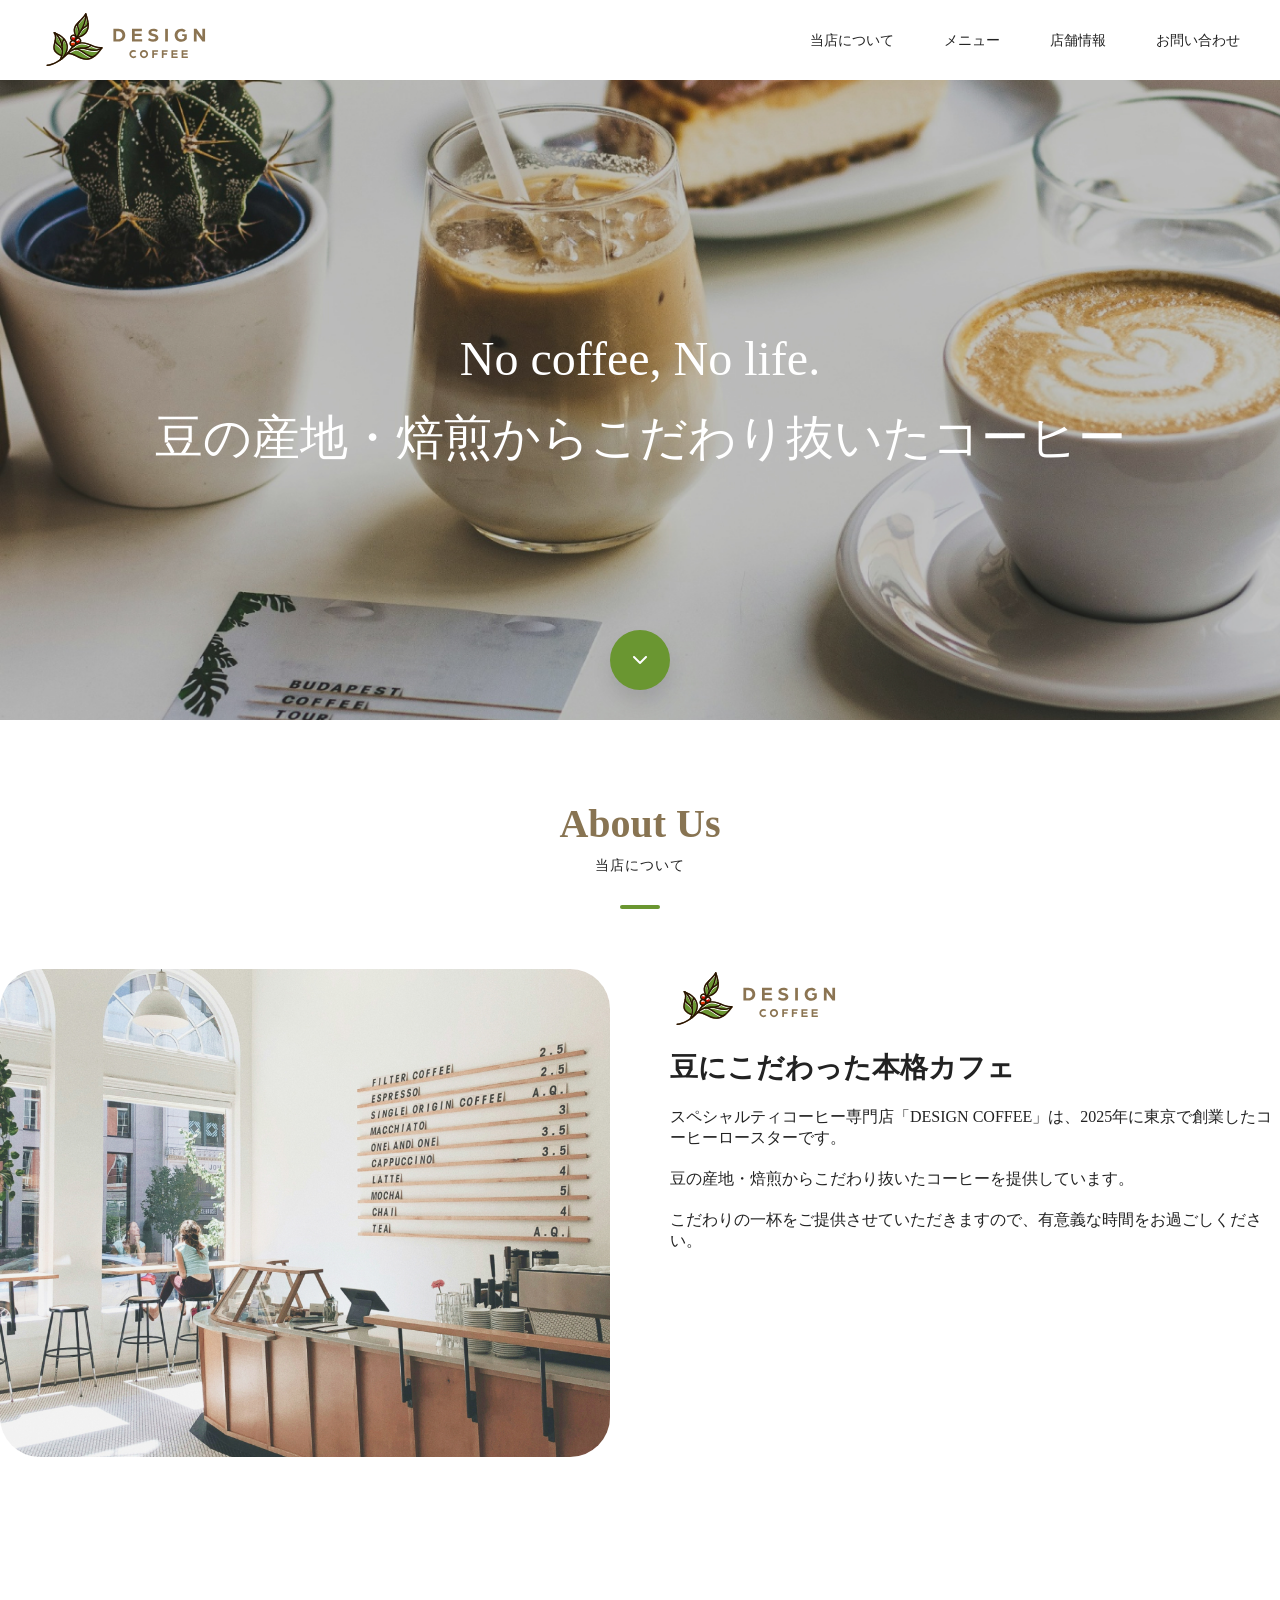
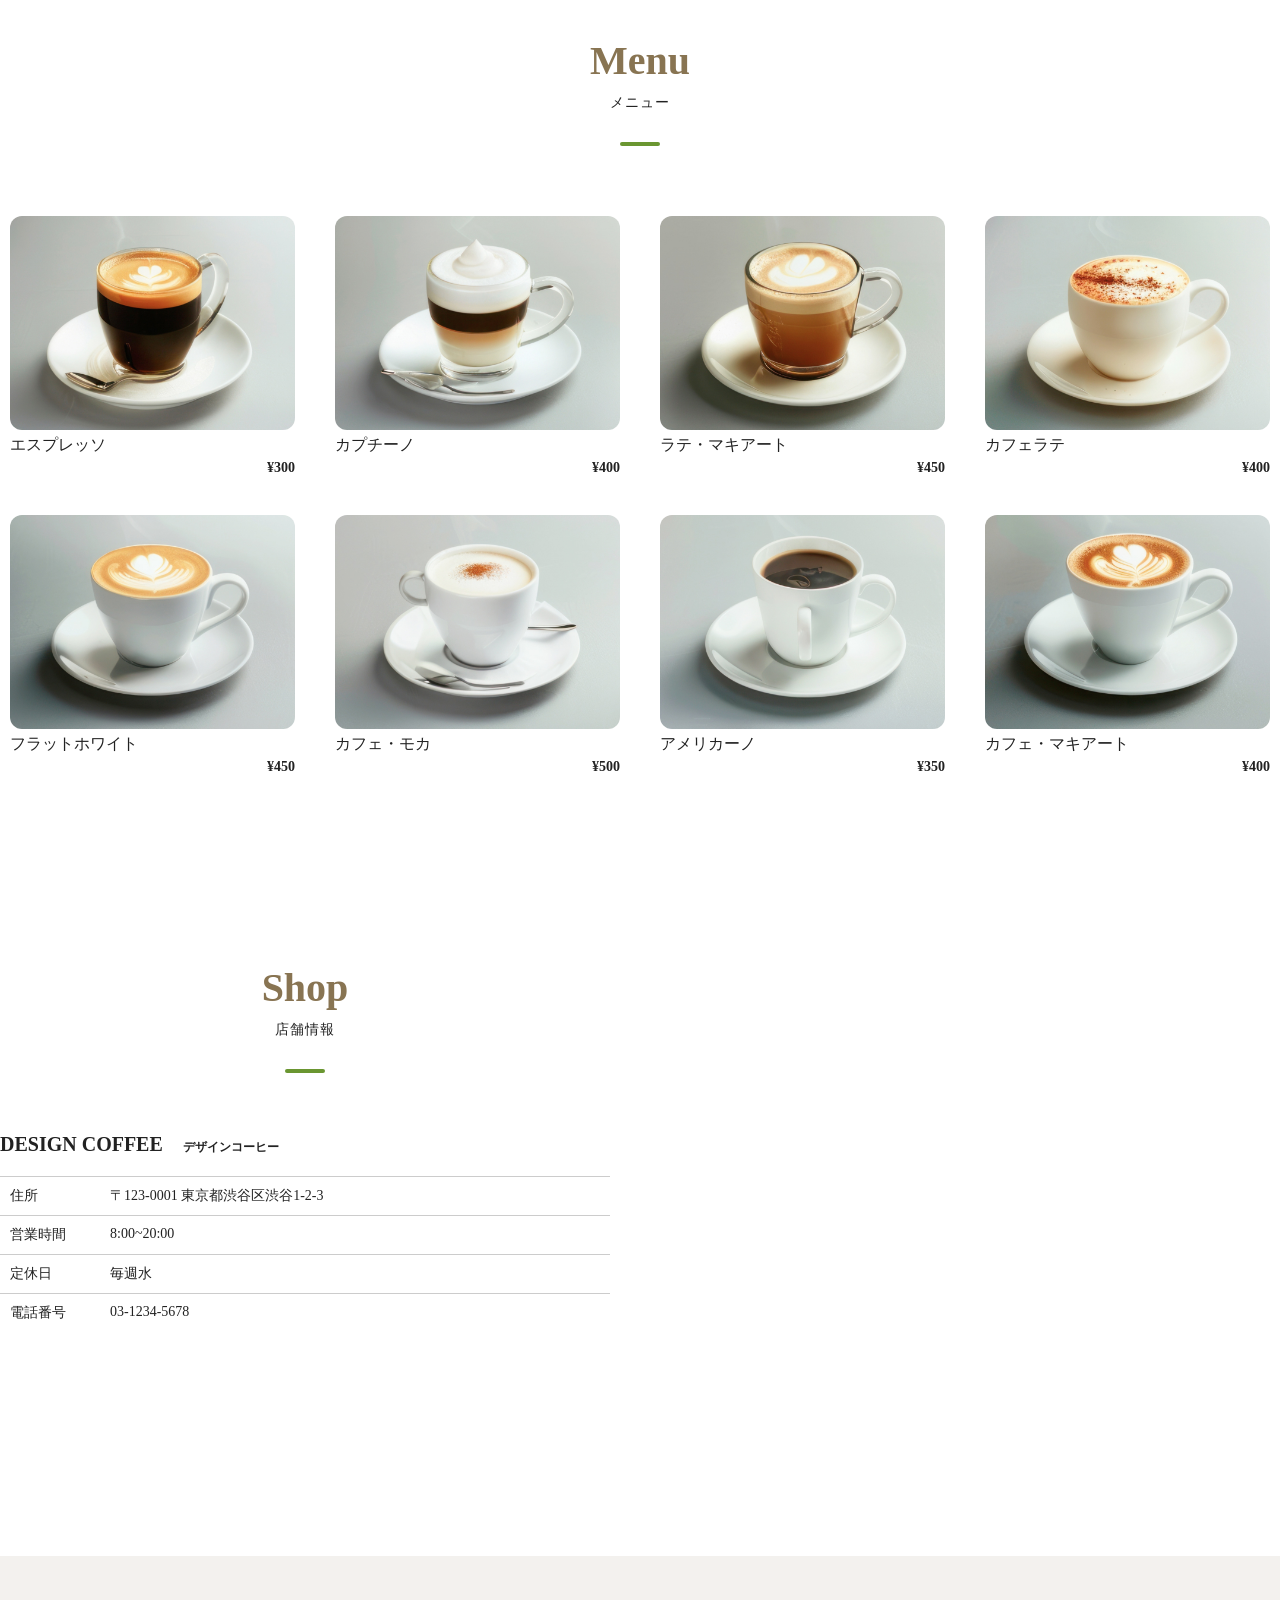
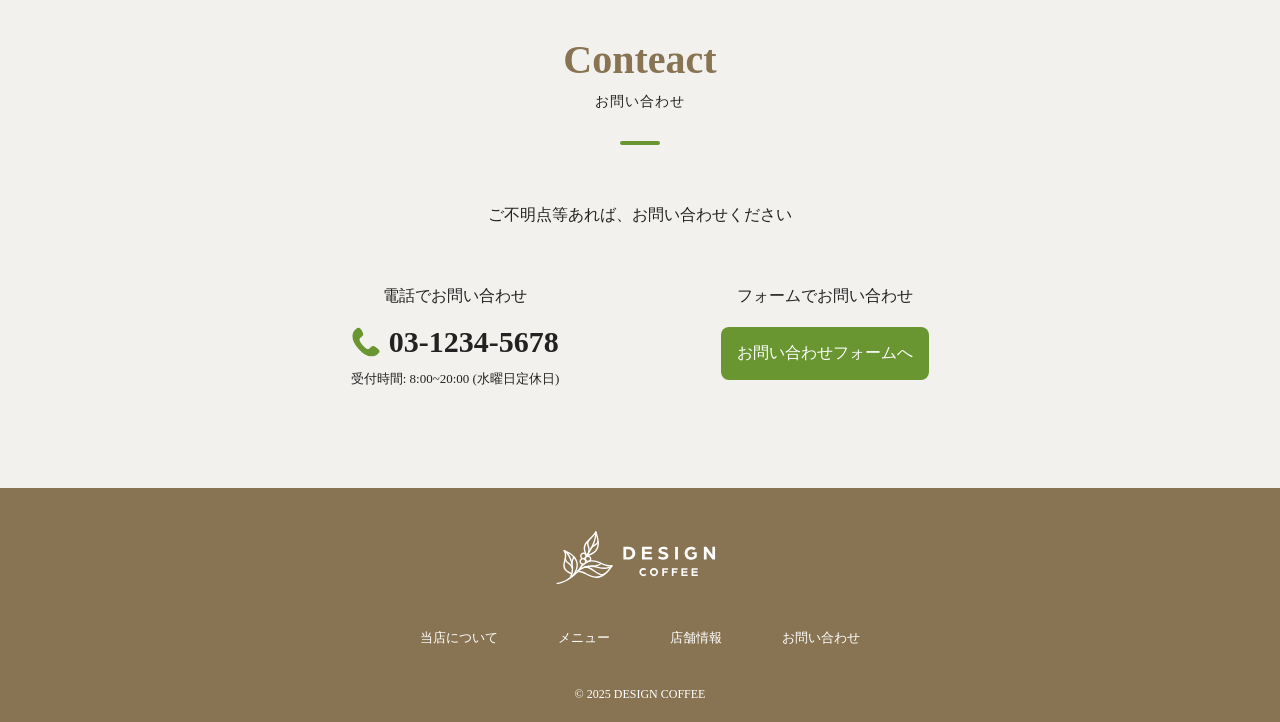
<file: index.html>
<!DOCTYPE html>
<html lang="ja">
<head>
  <meta charset="UTF-8">
  <meta name="viewport" content="width=device-width, initial-scale=1.0">
  <title>Document</title>
  <link rel="stylesheet" href="css/reset.css">
  <link rel="stylesheet" href="css/style.css">
</head>
<body>
 <header>
  <h1>
    <a href="index.html" class="logo">
      <img src="img/logo.svg" alt="DESIGN COFFEEのロゴ">
    </a>
  </h1>
  <nav>
    <ul>
      <li><a href="index.html#about">当店について</a></li>
      <li><a href="index.html#menu">メニュー</a></li>
      <li><a href="index.html#shop">店舗情報</a></li>
      <li><a href="index.html#contact">お問い合わせ</a></li>
    </ul>
  </nav>
 </header>
 <section class="hero">
  <h2>No coffee, No life.</h2>
  <p>豆の産地・焙煎からこだわり抜いたコーヒー</p>
  <a href="#about">
    <img src="img/down.png" alt="下へスクロール">
  </a>
 </section>
 <main>
  <section class="main-section about" id="about">
    <div class="container">
      <div class="heading-group">
        <h2>About Us</h2>
        <span>当店について</span>
      </div>
      <div class="layout">
        <div class="image">
          <img src="img/about-photo.jpg" alt="当店の写真">
        </div>
        <div class="text">
          <img src="img/logo.svg" alt="DESIGN COFFEEのロゴ">
          <h3>豆にこだわった本格カフェ</h3>
          <p>スペシャルティコーヒー専門店「DESIGN COFFEE」は、2025年に東京で創業したコーヒーロースターです。</p>
          <p>豆の産地・焙煎からこだわり抜いたコーヒーを提供しています。</p>
          <p>こだわりの一杯をご提供させていただきますので、有意義な時間をお過ごしください。</p>
        </div>
      </div>
    </div>
  </section>
  <section class="main-section menu" id="menu">
    <div class="container">
      <div class="heading-group">
        <h2>
          Menu
        </h2>
        <span>メニュー</span>
      </div>
      <ul class="menu-list">
        <li>
          <div class="menu-card">
            <img src="img/menu-1.jpg" alt="エスプレッソ">
            <p class="nemu">エスプレッソ</p>
            <p class="price">¥300</p>
          </div>
        </li>
        <li>
          <div class="menu-card">
            <img src="img/menu-2.jpg" alt="カプチーノ">
            <p class="nemu">カプチーノ</p>
            <p class="price">¥400</p>
          </div>
        </li>
        <li>
          <div class="menu-card">
            <img src="img/menu-3.jpg" alt="ラテ・マキアート">
            <p class="nemu">ラテ・マキアート</p>
            <p class="price">¥450</p>
          </div>
        </li>
        <li>
          <div class="menu-card">
            <img src="img/menu-4.jpg" alt="カフェラテ">
            <p class="nemu">カフェラテ</p>
            <p class="price">¥400</p>
          </div>
        </li>
        <li>
          <div class="menu-card">
            <img src="img/menu-5.jpg" alt="フラットホワイト">
            <p class="nemu">フラットホワイト</p>
            <p class="price">¥450</p>
          </div>
        </li>
        <li>
          <div class="menu-card">
            <img src="img/menu-6.jpg" alt="カフェ・モカ">
            <p class="nemu">カフェ・モカ</p>
            <p class="price">¥500</p>
          </div>
        </li>
        <li>
          <div class="menu-card">
            <img src="img/menu-7.jpg" alt="アメリカーノ">
            <p class="nemu">アメリカーノ</p>
            <p class="price">¥350</p>
          </div>
        </li>
        <li>
          <div class="menu-card">
            <img src="img/menu-8.jpg" alt="カフェ・マキアート">
            <p class="nemu">カフェ・マキアート</p>
            <p class="price">¥400</p>
          </div>
        </li>
      </ul>
    </div>
  </section>
  <section class="main-section shop" id="shop">
    <div class="container">
      <div class="layout">
        <div class="text">
          <div class="heading-group">
            <h2>Shop</h2>
            <span>店舗情報</span>
          </div>
          <h3>
            DESIGN COFFEE
            <span>デザインコーヒー</span>
          </h3>
            <dl>
              <dt>住所</dt>
              <dd>〒123-0001 東京都渋谷区渋谷1-2-3</dd>
              <dt>営業時間</dt>
              <dd>8:00~20:00</dd>
              <dt>定休日</dt>
              <dd>毎週水</dd>
              <dt>電話番号</dt>
              <dd>03-1234-5678</dd>
            </dl>
        </div>
        <div class="map">
          <iframe src="https://www.google.com/maps/embed?pb=!1m18!1m12!1m3!1d25819.779451816834!2d138.1892096!3d36.0087552!2m3!1f0!2f0!3f0!3m2!1i1024!2i768!4f13.1!3m3!1m2!1s0x601c50e71f7adf49%3A0x2a9c9bdd30254f00!2z5YWs56uL6KuP6Kiq5p2x5Lqs55CG56eR5aSn5a2m!5e0!3m2!1sja!2sjp!4v1779669109784!5m2!1sja!2sjp" width="600" height="450" style="border:0;" allowfullscreen="" loading="lazy" referrerpolicy="no-referrer-when-downgrade"></iframe>
        </div>
      </div>
    </div>
  </section>
  <section class="main-section contact" id="contact">
    <div class="container">
      <div class="heading-group">
        <h2>Conteact</h2>
        <span>お問い合わせ</span>
      </div>
      <p>ご不明点等あれば、お問い合わせください</p>
      <div class="layout">
        <div clss="tel">
          <p class="label">電話でお問い合わせ</p>
          <a href="tel:0312345678" class="number">
            <img src="img/icon-tel.svg" alt="電話アイコン">
            03-1234-5678
          </a>
          <p class="hour">受付時間: 8:00~20:00 (水曜日定休日)</p>
        </div>
        <div class="form">
          <p class="label">フォームでお問い合わせ</p>
          <a href="contact.html" class="button">お問い合わせフォームへ</a>
        </div>
      </div>
    </div>
  </section>
 </main>
 <footer>
  <a href="index.html" class="logo">
    <img src="img/logo-white.svg" alt="DESIGN COFFEEのロゴ">
  </a>
  <nav>
    <ul>
      <li>
        <a href="index.html#about">当店について</a>
      </li>
      <li>
        <a href="index.html#menu">メニュー</a>
      </li>
      <li>
        <a href="index.html#shop">店舗情報</a>
      </li>
      <li>
        <a href="index.html#contact">お問い合わせ</a>
      </li>
    </ul>
  </nav>
  <p class="copyright">&copy; 2025 DESIGN COFFEE</p>
 </footer>
</body>
</html>
</file>
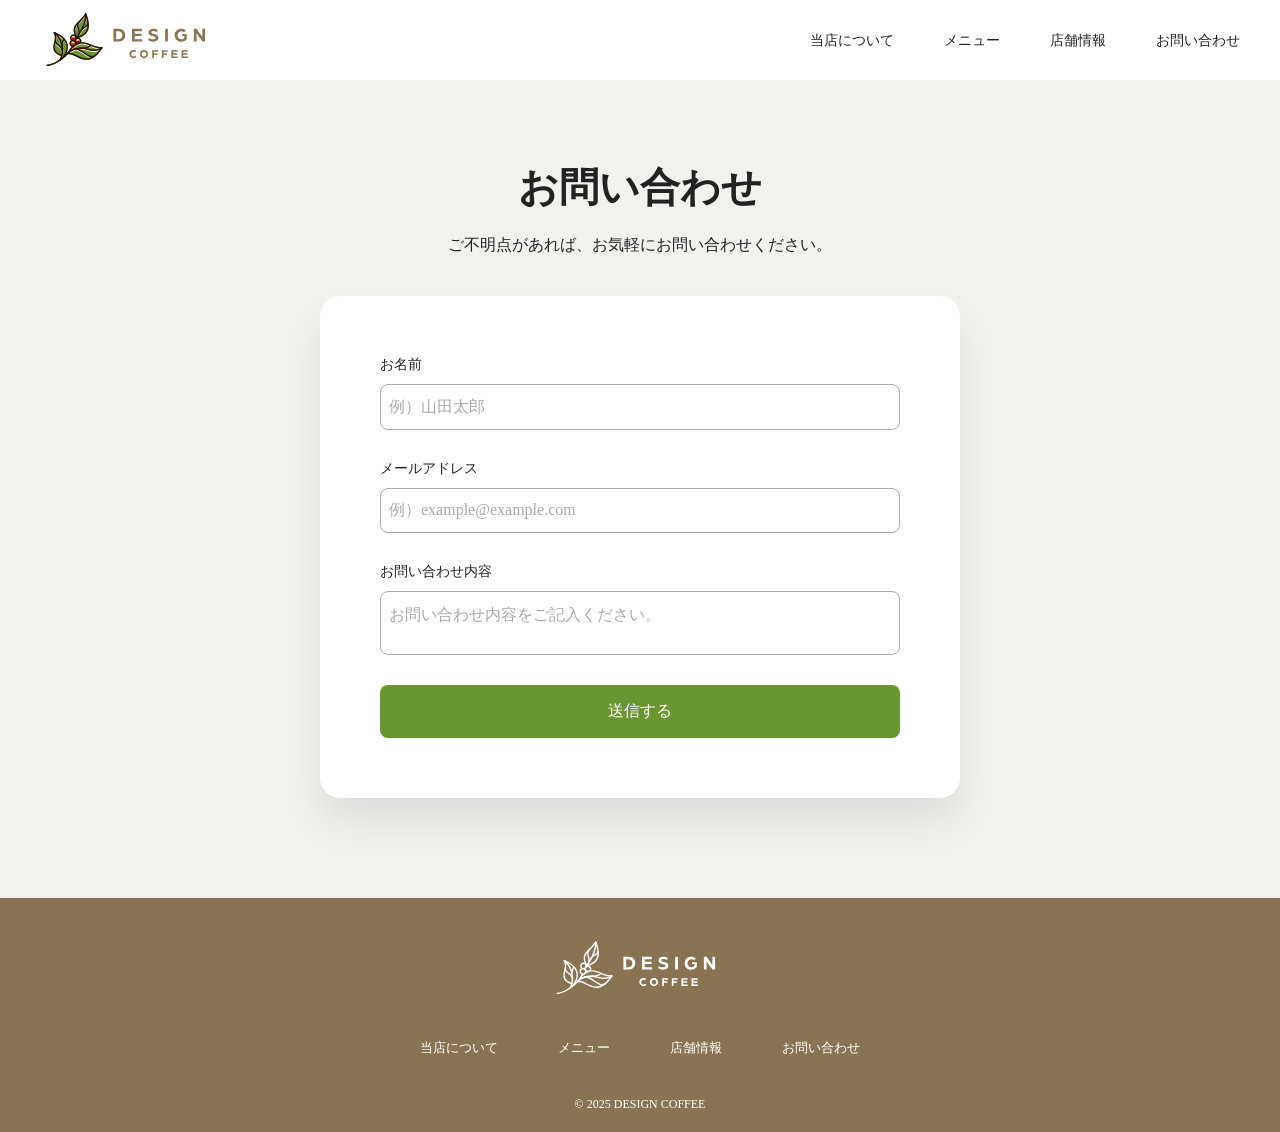
<file: contact.html>
<!DOCTYPE html>
<html lang="ja">
<head>
  <meta charset="UTF-8">
  <meta name="viewport" content="width=device-width, initial-scale=1.0">
  <title>Document</title>
  <link rel="stylesheet" href="css/reset.css">
  <link rel="stylesheet" href="css/style.css">
</head>
<body>
 <header>
  <h1>
    <a href="index.html" class="logo">
      <img src="img/logo.svg" alt="DESIGN COFFEEのロゴ">
    </a>
  </h1>
  <nav>
    <ul>
      <li><a href="index.html#about">当店について</a></li>
      <li><a href="index.html#menu">メニュー</a></li>
      <li><a href="index.html#shop">店舗情報</a></li>
      <li><a href="index.html#contact">お問い合わせ</a></li>
    </ul>
  </nav>
 </header>
 <main class="lower-main">
  <div class="lower-heading-group">
    <h2>お問い合わせ</h2>
    <p>ご不明点があれば、お気軽にお問い合わせください。</p>
  </div>
  <form class="form-box" action="https://api.staticforms.xyz/submit" method="post">
    <input type="hidden" name="accessKey" value="sf_967faacddc3d892cde0ad549">
    <input type="hidden" name="redirectTo" value="https://www.sus.ac.jp/">
    <div class="form-item">
      <label>お名前</label>
      <input type="text" name="name" placeholder="例）山田太郎">
    </div>
    <div class="form-item">
      <label>メールアドレス</label>
      <input type="email" name="email" placeholder="例）example@example.com">
    </div>
    <div class="form-item">
      <label>お問い合わせ内容</label>
      <textarea  row="7" name="message" placeholder="お問い合わせ内容をご記入ください。"></textarea>
    </div>
    <div class="form-item">
      <button type="submit">送信する</button>
    </div>
  </form>
 </main>
 <footer>
  <a href="index.html" class="logo">
    <img src="img/logo-white.svg" alt="DESIGN COFFEEのロゴ">
  </a>
  <nav>
    <ul>
      <li>
        <a href="index.html#about">当店について</a>
      </li>
      <li>
        <a href="index.html#menu">メニュー</a>
      </li>
      <li>
        <a href="index.html#shop">店舗情報</a>
      </li>
      <li>
        <a href="index.html#contact">お問い合わせ</a>
      </li>
    </ul>
  </nav>
  <p class="copyright">&copy; 2025 DESIGN COFFEE</p>
 </footer>
</body>
</html>
</file>
<file: css/style.css>
header{
  padding: 10px 40px;
  display: flex;
  align-items: center;
  justify-content: space-between;
  .logo{
    display: block;
    img{
      display: block;
      height: 60px;
    }
  }
  nav{
    ul{
      display: flex;
      align-items: center;
      gap: 50px
    }
    a{
     font-size: 14px;
     font-weight: 400;
     &:hover{
      color: #6A9631;
      text-decoration: underline;
     }
    }
  }
}
.hero{
  color: #fff;
  text-align: center;
  height: 640px;
  background-image: url(../img/hero-background.jpg);
  background-size: cover;
  display: flex;
  flex-direction: column;
  align-items: center;
  justify-content: center;
  position: relative;
  h2{
    font-size: 48px;
    font-weight: 700px;
  }
  p{
    font-size: 48px;
    font-weight: 400;
    margin-top: 20px;
  }
  a{
    display: grid;
    place-items: center;
    width: 60px;
    height: 60px;
    background-color: #6A9631;
    border-radius: 50%;
    box-shadow: 0px 12px 20px rgb(0 0 0 / 0.1);
    position: absolute;
    left: 50%;
    bottom: 0;
    translate: -50% -50%;
    img{
      width: 24px;
      height: 24px;
    }
  }
}
main{
  .main-section{
    padding: 80px 0 100px;
    .heading-group{
      text-align: center;
      margin: 0 0 60px;
      h2{
        color: #887452;
        font-size: 40px;
        font-weight: 700;
      }
      span{
        color: #222;
        font-size: 14px;
        font-weight: 400;
        letter-spacing: 0.08em;
        display: block;
        margin-top: 10px;
      }
      &::after{
        content: "";
        display: block;
        width: 40px;
        height: 4px;
        background-color: #6A9631;
        border-radius: 4px;
        margin: 30px auto 0;
      }
    }
  }
}
.about {
  .layout{
    display: grid;
    grid-template-columns: 1fr 1fr;
    align-items: start;
    gap: 60px;
  }
  .image{
    border-radius: 40px;
    overflow: hidden;
    img{
      width: 100%;
      aspect-ratio: 5/4;
      object-fit: cover;
    }
  }
  .text{
    img{
      height: 60px;
    }
    h3{
      font-size: 28px;
      font-weight: 700;
      margin-top: 20px;
    }
    p{
      margin-top: 20px;
    }
  }
}
.menu-card{
  padding: 10px;
  background-color: #fff;
  border-radius: 20px;
  display: grid;
  gap: 5px;
  img{
    width: 100%;
    aspect-ratio: 4/3;
    object-fit: cover;
    border-radius: 12px;
  }
  .name{
    font-size: 14px;
  }
  .price{
    font-size: 14px;
    font-weight: 700;
    line-height: 1;
    letter-spacing: 0;
    text-align: right;
  }
}
.menu-list{
  display: grid;
  grid-template-columns: 1fr 1fr 1fr 1fr;
  gap: 20px;
}
.shop{
  .layout{
    display:grid;
    grid-template-columns: 1fr 1fr;
    align-items: start;
    gap: 60px
  }
  .text{
    h3{
      text-align: center;
      font-size: 20px;
      font-weight:700;
      margin: 0 0 20px;
      display: flex;
      align-items: baseline;
      gap: 1em;
      span{
        font-size: 0.6em;
      }
    }
    dl{
      display: grid;
      grid-template-columns: 100px 1fr;
      dt,dd{
        font-size: 14px;
        padding: 10px;
        border-top: 1px solid #ccc;
      }
    }
  }
  .map{
    border-radius: 40px;
    overflow: hidden;
    iframe{
      width: 100%;
      height: auto;
      aspect-ratio: 5 / 4;
    }
  }
}
.contact{
  text-align: center;
  background-color: #F3F1EE;
  .layout{
    display: grid;
    grid-template-columns: 1fr 1fr;
    gap: 40px;
    margin-top: 60px;
    margin-inline: auto;
    max-width: 700px;
  }
  .label{
    margin-bottom: 20px;
  }
  .number{
    font-size: 30px;
    font-weight: 700;
    line-height: 1;
    letter-spacing: 0;
    img{
      width: 1em;
    }
  }
  .hour{
    font-size: 13px;
    display: block;
    margin-top: 1em;
  }
  .button{
    display: inline-block;
    color: #fff;
    background-color: #6A9631;
    padding: 1em;
    border-radius: 8px;
  }
}
footer{
  color: #fff;
  background-color: #887452;
  padding: 40px 20px 20px;
  display: grid;
  justify-items: center;
  gap: 40px;
  .logo{
    display: block;
    img{
      display: block;
      height: 60px;
    }
  }
  ul{
    display: flex;
    gap: 60px;
    a{
      font-size: 13px;
    }
  }
  .copyright{
    font-size: 12px;
  }
}
.lower-main{
  padding: 80px 0 100px;
  background-color: #F3F1EE;
}
.lower-heading-group{
  text-align: center;
  display: grid;
  justify-items: center;
  gap: 20px;
  margin: 0 0 40px;
  h2{
    font-size: 40px;
    font-weight: 700;
  }
}
.form-box{
  max-width: 640px;
  margin: 0 auto;
  border-radius: 20px;
  padding: 60px;
  background-color: #fff;
  box-shadow: 0px 24px 40px rgb(0 0 0 / 0.08);
}
.form-item{
  display: grid;
  gap: 10px;
  label{
    font-size: 14px;
  }
  + .form-item{
    margin-top: 30px;
  }
  input,
  textarea{
    border: 1px solid #aaa;
    padding: 0.8em 0.5em;
    border-radius: 8px;
    &::placeholder{
      color: #aaa;
    }
  }
  textarea{
    resize: none;
  }
  button{
    font-size: 16px;
    display: inline-block;
    color: #fff;
    background-color: #6A9631;
    border: none;
    padding: 1em 2em;
    border-radius: 8px;
    &:hover{
      background-color: #6A9631;
    }
  }
}
</file>
